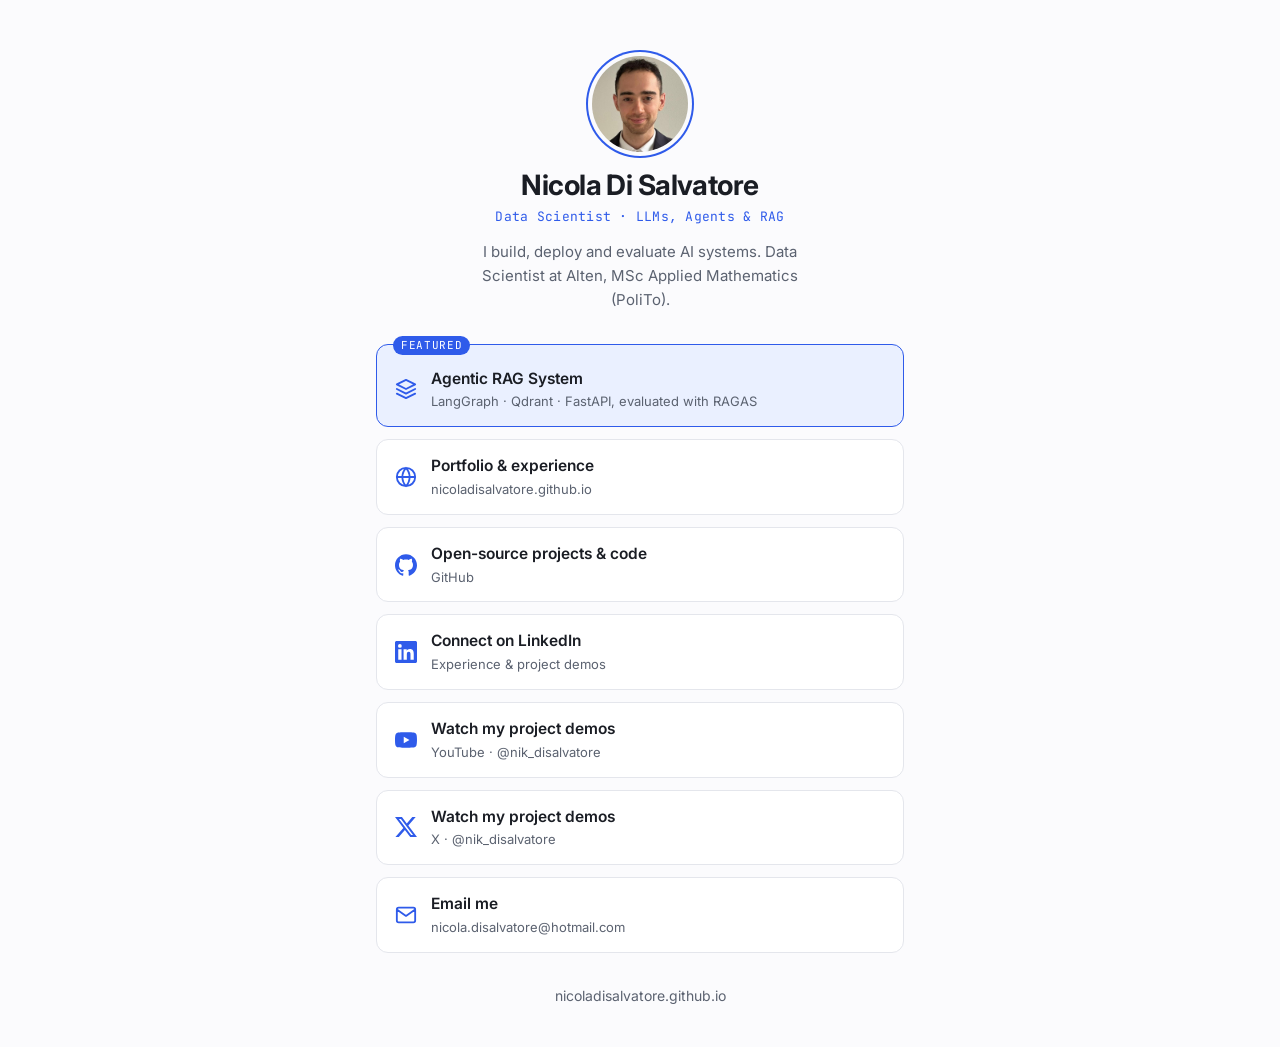
<file: links/index.html>
<!doctype html>
<html lang="en">
<head>
  <meta charset="utf-8">
  <meta name="viewport" content="width=device-width, initial-scale=1">
  <title>Nicola Di Salvatore · Links</title>
  <meta name="description" content="Nicola Di Salvatore, Data Scientist: portfolio, GitHub, LinkedIn, YouTube and X in one place.">
  <meta property="og:title" content="Nicola Di Salvatore · Data Scientist">
  <meta property="og:description" content="LLMs, agents & RAG. Portfolio, code, project demos and contact in one place.">
  <meta property="og:type" content="profile">
  <meta property="og:url" content="https://nicoladisalvatore.github.io/links/">
  <meta property="og:image" content="https://nicoladisalvatore.github.io/assets/avatar.jpg">
  <meta name="twitter:card" content="summary">
  <meta name="twitter:site" content="@nik_disalvatore">
  <link rel="canonical" href="https://nicoladisalvatore.github.io/links/">
  <link rel="icon" href="data:image/svg+xml,<svg xmlns='http://www.w3.org/2000/svg' viewBox='0 0 64 64'><rect width='64' height='64' rx='14' fill='%232f5bea'/><text x='17' y='55%25' dominant-baseline='middle' text-anchor='middle' font-family='Georgia,serif' font-size='30' font-weight='700' fill='%23ffffff'>N</text><text x='33' y='55%25' dominant-baseline='middle' text-anchor='middle' font-family='Georgia,serif' font-size='30' font-weight='700' fill='%23fbbf24'>D</text><text x='48' y='55%25' dominant-baseline='middle' text-anchor='middle' font-family='Georgia,serif' font-size='30' font-weight='700' fill='%23ffffff'>S</text></svg>">
  <link rel="preconnect" href="https://fonts.googleapis.com">
  <link rel="preconnect" href="https://fonts.gstatic.com" crossorigin>
  <link href="https://fonts.googleapis.com/css2?family=Inter:wght@400;500;600;700&family=JetBrains+Mono:wght@500&display=swap" rel="stylesheet">
  <link rel="stylesheet" href="../style.css">
</head>
<body class="links-page">
  <main class="lt">
    <header class="lt-head">
      <img class="avatar" src="../assets/avatar.jpg" alt="Portrait of Nicola Di Salvatore" width="96" height="96">
      <h1>Nicola Di Salvatore</h1>
      <p class="eyebrow">Data Scientist · LLMs, Agents &amp; RAG</p>
      <p class="lt-bio">I build, deploy and evaluate AI systems. Data Scientist at Alten, MSc Applied Mathematics (PoliTo).</p>
    </header>

    <nav class="lt-list" aria-label="Links">
      <a class="lt-link featured" href="https://github.com/NicolaDiSalvatore/agentic-RAG-system" target="_blank" rel="noopener">
        <span class="lt-tag">Featured</span>
        <svg viewBox="0 0 24 24" aria-hidden="true"><path fill="none" stroke="currentColor" stroke-width="2" stroke-linecap="round" stroke-linejoin="round" d="M12 2 2 7l10 5 10-5-10-5ZM2 17l10 5 10-5M2 12l10 5 10-5"/></svg>
        <span class="lt-text"><strong>Agentic RAG System</strong><small>LangGraph · Qdrant · FastAPI, evaluated with RAGAS</small></span>
      </a>

      <a class="lt-link" href="../">
        <svg viewBox="0 0 24 24" aria-hidden="true"><path fill="none" stroke="currentColor" stroke-width="2" stroke-linecap="round" stroke-linejoin="round" d="M12 22a10 10 0 1 0 0-20 10 10 0 0 0 0 20ZM2 12h20M12 2a15.3 15.3 0 0 1 4 10 15.3 15.3 0 0 1-4 10 15.3 15.3 0 0 1-4-10 15.3 15.3 0 0 1 4-10Z"/></svg>
        <span class="lt-text"><strong>Portfolio &amp; experience</strong><small>nicoladisalvatore.github.io</small></span>
      </a>

      <a class="lt-link" href="https://github.com/NicolaDiSalvatore" target="_blank" rel="noopener">
        <svg viewBox="0 0 24 24" aria-hidden="true"><path fill="currentColor" d="M12 .297c-6.63 0-12 5.373-12 12 0 5.303 3.438 9.8 8.205 11.385.6.113.82-.258.82-.577 0-.285-.01-1.04-.015-2.04-3.338.724-4.042-1.61-4.042-1.61C4.422 18.07 3.633 17.7 3.633 17.7c-1.087-.744.084-.729.084-.729 1.205.084 1.838 1.236 1.838 1.236 1.07 1.835 2.809 1.305 3.495.998.108-.776.417-1.305.76-1.605-2.665-.3-5.466-1.332-5.466-5.93 0-1.31.465-2.38 1.235-3.22-.135-.303-.54-1.523.105-3.176 0 0 1.005-.322 3.3 1.23.96-.267 1.98-.399 3-.405 1.02.006 2.04.138 3 .405 2.28-1.552 3.285-1.23 3.285-1.23.645 1.653.24 2.873.12 3.176.765.84 1.23 1.91 1.23 3.22 0 4.61-2.805 5.625-5.475 5.92.42.36.81 1.096.81 2.22 0 1.606-.015 2.896-.015 3.286 0 .315.21.69.825.57C20.565 22.092 24 17.592 24 12.297c0-6.627-5.373-12-12-12"/></svg>
        <span class="lt-text"><strong>Open-source projects &amp; code</strong><small>GitHub</small></span>
      </a>

      <a class="lt-link" href="https://www.linkedin.com/in/nicola-di-salvatore/" target="_blank" rel="noopener">
        <svg viewBox="0 0 24 24" aria-hidden="true"><path fill="currentColor" d="M20.447 20.452h-3.554v-5.569c0-1.328-.027-3.037-1.852-3.037-1.853 0-2.136 1.445-2.136 2.939v5.667H9.351V9h3.414v1.561h.046c.477-.9 1.637-1.85 3.37-1.85 3.601 0 4.267 2.37 4.267 5.455v6.286ZM5.337 7.433a2.062 2.062 0 1 1 0-4.125 2.062 2.062 0 0 1 0 4.125ZM7.119 20.452H3.555V9h3.564v11.452ZM22.225 0H1.771C.792 0 0 .774 0 1.729v20.542C0 23.227.792 24 1.771 24h20.451C23.2 24 24 23.227 24 22.271V1.729C24 .774 23.2 0 22.222 0h.003Z"/></svg>
        <span class="lt-text"><strong>Connect on LinkedIn</strong><small>Experience &amp; project demos</small></span>
      </a>

      <a class="lt-link" href="https://www.youtube.com/@nik_disalvatore" target="_blank" rel="noopener">
        <svg viewBox="0 0 24 24" aria-hidden="true"><path fill="currentColor" d="M23.498 6.186a3.016 3.016 0 0 0-2.122-2.136C19.505 3.545 12 3.545 12 3.545s-7.505 0-9.377.505A3.017 3.017 0 0 0 .502 6.186C0 8.07 0 12 0 12s0 3.93.502 5.814a3.016 3.016 0 0 0 2.122 2.136c1.871.505 9.376.505 9.376.505s7.505 0 9.377-.505a3.015 3.015 0 0 0 2.122-2.136C24 15.93 24 12 24 12s0-3.93-.502-5.814ZM9.545 15.568V8.432L15.818 12l-6.273 3.568Z"/></svg>
        <span class="lt-text"><strong>Watch my project demos</strong><small>YouTube · @nik_disalvatore</small></span>
      </a>

      <a class="lt-link" href="https://x.com/nik_disalvatore" target="_blank" rel="noopener">
        <svg viewBox="0 0 24 24" aria-hidden="true"><path fill="currentColor" d="M18.901 1.153h3.68l-8.04 9.19L24 22.846h-7.406l-5.8-7.584-6.638 7.584H.474l8.6-9.83L0 1.154h7.594l5.243 6.932ZM17.61 20.644h2.039L6.486 3.24H4.298Z"/></svg>
        <span class="lt-text"><strong>Watch my project demos</strong><small>X · @nik_disalvatore</small></span>
      </a>

      <a class="lt-link" href="mailto:nicola.disalvatore@hotmail.com">
        <svg viewBox="0 0 24 24" aria-hidden="true"><path fill="none" stroke="currentColor" stroke-width="2" stroke-linecap="round" stroke-linejoin="round" d="M4 4h16a2 2 0 0 1 2 2v12a2 2 0 0 1-2 2H4a2 2 0 0 1-2-2V6a2 2 0 0 1 2-2Zm18 2-10 7L2 6"/></svg>
        <span class="lt-text"><strong>Email me</strong><small>nicola.disalvatore@hotmail.com</small></span>
      </a>
    </nav>

    <footer class="lt-foot">
      <a href="../">nicoladisalvatore.github.io</a>
    </footer>
  </main>
</body>
</html>
</file>
<file: style.css>
:root {
  --bg: #fbfbfd;
  --surface: #ffffff;
  --text: #1a1d24;
  --muted: #5b6270;
  --border: #e4e6ec;
  --accent: #2f5bea;
  --accent-soft: #eaf0ff;
  --radius: 12px;
  color-scheme: light;
}

@media (prefers-color-scheme: dark) {
  :root {
    --bg: #0f1115;
    --surface: #171a21;
    --text: #e8eaf0;
    --muted: #9aa1b0;
    --border: #262a34;
    --accent: #7c9cff;
    --accent-soft: #1d2540;
    color-scheme: dark;
  }
}

* { box-sizing: border-box; }

html { scroll-behavior: smooth; scroll-padding-top: 72px; }

body {
  margin: 0;
  background: var(--bg);
  color: var(--text);
  font-family: Inter, system-ui, -apple-system, "Segoe UI", Roboto, sans-serif;
  font-size: 16px;
  line-height: 1.6;
  -webkit-font-smoothing: antialiased;
}

a { color: var(--accent); text-decoration: none; }
a:hover { text-decoration: underline; }

.wrap { max-width: 920px; margin: 0 auto; padding: 0 20px; }

/* Header */
.site-header {
  position: sticky; top: 0; z-index: 10;
  background: color-mix(in srgb, var(--bg) 85%, transparent);
  backdrop-filter: blur(8px);
  border-bottom: 1px solid var(--border);
}
.nav { display: flex; align-items: center; justify-content: space-between; height: 60px; gap: 16px; }
.brand { font-weight: 700; color: var(--text); white-space: nowrap; }
.nav-links { display: flex; gap: 20px; list-style: none; margin: 0; padding: 0; }
.nav-links a { color: var(--muted); font-size: 14px; font-weight: 500; }
.nav-links a:hover { color: var(--text); text-decoration: none; }

/* Hero */
.hero { padding: 88px 20px 64px; position: relative; isolation: isolate; }
/* Subtle grid + glow, full-bleed behind the hero */
.hero::before {
  content: ""; position: absolute; z-index: -1; top: 0; bottom: 0;
  left: 50%; width: 100vw; transform: translateX(-50%);
  background:
    radial-gradient(600px 300px at 75% 30%, color-mix(in srgb, var(--accent) 14%, transparent), transparent 70%),
    linear-gradient(var(--border) 1px, transparent 1px) 0 0 / 40px 40px,
    linear-gradient(90deg, var(--border) 1px, transparent 1px) 0 0 / 40px 40px;
  -webkit-mask-image: radial-gradient(ellipse 80% 90% at 50% 40%, #000 30%, transparent 75%);
          mask-image: radial-gradient(ellipse 80% 90% at 50% 40%, #000 30%, transparent 75%);
  opacity: .7;
}
body { overflow-x: clip; }
.sublead { margin: 0 0 28px; color: var(--muted); font-size: 15px; }
.hero-photo {
  float: right; width: 132px; height: 132px; margin: 0 0 16px 32px; border-radius: 50%;
  object-fit: cover; box-shadow: 0 0 0 4px var(--bg), 0 0 0 6px var(--accent);
}
.eyebrow {
  font-family: "JetBrains Mono", ui-monospace, monospace;
  font-size: 13px; color: var(--accent); margin: 0 0 12px; letter-spacing: .02em;
}
h1 { font-size: clamp(36px, 6vw, 56px); line-height: 1.1; margin: 0 0 20px; letter-spacing: -0.02em; }
.lead { font-size: clamp(19px, 2.4vw, 22px); color: var(--text); max-width: 40ch; margin: 0 0 12px; line-height: 1.45; font-weight: 500; }

.cta { display: flex; flex-wrap: wrap; gap: 10px; }
.btn {
  display: inline-block; padding: 9px 16px; border-radius: 999px;
  border: 1px solid var(--border); background: var(--surface);
  color: var(--text); font-weight: 500; font-size: 14px;
  transition: border-color .15s, transform .15s;
}
.btn:hover { border-color: var(--accent); text-decoration: none; transform: translateY(-1px); }
.btn.primary { background: var(--accent); border-color: var(--accent); color: #fff; }
@media (prefers-color-scheme: dark) { .btn.primary { color: #0f1115; } }

/* Sections */
.section { padding: 48px 20px; border-top: 1px solid var(--border); }
h2 {
  font-size: 13px; text-transform: uppercase; letter-spacing: .12em;
  color: var(--muted); margin: 0 0 28px; font-weight: 600;
}
h3 { font-size: 18px; margin: 0; line-height: 1.35; }

.entry { margin-bottom: 32px; }
.entry:last-child { margin-bottom: 0; }
.entry-head { display: flex; justify-content: space-between; align-items: baseline; gap: 16px; margin-bottom: 8px; }
.org { margin: 2px 0 0; color: var(--muted); font-size: 15px; }
.date { font-family: "JetBrains Mono", ui-monospace, monospace; font-size: 13px; color: var(--muted); white-space: nowrap; }
.entry ul, .card ul { margin: 8px 0 0; padding-left: 20px; }
.entry li, .card li { margin-bottom: 6px; }

/* Metrics */
.metrics { list-style: none; margin: 10px 0 4px; display: flex; flex-wrap: wrap; gap: 8px; }
.entry ul.metrics, .card ul.metrics { padding-left: 0; }
ul.metrics li {
  margin: 0; padding: 4px 12px; border-radius: 8px; font-size: 13.5px; color: var(--muted);
  background: var(--accent-soft); border: 1px solid color-mix(in srgb, var(--accent) 20%, transparent);
}
.metrics strong { font-family: "JetBrains Mono", ui-monospace, monospace; color: var(--accent); font-weight: 600; margin-right: 4px; }

/* Project cards */
.cards { display: grid; gap: 20px; grid-template-columns: repeat(2, minmax(0, 1fr)); }
.card.wide { grid-column: 1 / -1; }
.card {
  display: flex; flex-direction: column; overflow: hidden;
  background: var(--surface); border: 1px solid var(--border);
  border-radius: var(--radius);
  transition: border-color .15s;
}
.card-body { padding: 22px 24px 24px; display: flex; flex-direction: column; flex: 1; }
.card-links { margin-top: auto; padding-top: 12px; display: flex; gap: 20px; flex-wrap: wrap; font-size: 14px; font-weight: 500; }
.media { position: relative; display: block; aspect-ratio: 16 / 9; background: #000; overflow: hidden; border-bottom: 1px solid var(--border); }
.media img { width: 100%; height: 100%; object-fit: cover; display: block; transition: transform .3s, opacity .3s; opacity: .92; }
.media:hover img { transform: scale(1.03); opacity: 1; }
.play {
  position: absolute; inset: 0; margin: auto; width: 56px; height: 56px; border-radius: 50%;
  display: grid; place-items: center; background: rgba(0,0,0,.6); color: #fff;
  backdrop-filter: blur(4px); transition: background .15s, transform .15s;
}
.play svg { width: 26px; height: 26px; margin-left: 3px; }
.media:hover .play, .media:focus-visible .play { background: var(--accent); transform: scale(1.06); }
.card:hover { border-color: color-mix(in srgb, var(--accent) 50%, var(--border)); }
.card h3 a { color: var(--text); }
.stack { font-family: "JetBrains Mono", ui-monospace, monospace; font-size: 12.5px; color: var(--accent); margin: 6px 0 4px; }
.card li { font-size: 15px; }

/* Skills */
.skills { margin: 0; display: grid; gap: 18px; }
.skills > div { display: grid; grid-template-columns: 180px 1fr; gap: 12px; align-items: start; }
.skills dt { font-weight: 600; font-size: 15px; padding-top: 4px; }
.skills dd { margin: 0; display: flex; flex-wrap: wrap; gap: 8px; }
.skills span {
  background: var(--accent-soft); color: var(--text);
  border-radius: 999px; padding: 4px 12px; font-size: 14px;
}

.contact .cta { align-items: center; }
.socials { display: inline-flex; gap: 4px; }
.socials a {
  display: inline-grid; place-items: center; width: 40px; height: 40px;
  border-radius: 999px; color: var(--muted); transition: color .15s, background .15s;
}
.socials a:hover, .socials a:focus-visible { color: var(--accent); background: var(--accent-soft); text-decoration: none; }
.socials svg { width: 20px; height: 20px; }
.contact p { color: var(--muted); max-width: 60ch; margin: 0 0 20px; }

.footer { padding: 32px 20px 48px; color: var(--muted); font-size: 14px; border-top: 1px solid var(--border); }
.footer p { margin: 0; }

/* Link page (/links) */
.links-page { min-height: 100vh; }
.lt { max-width: 560px; margin: 0 auto; padding: 56px 16px 40px; }
.lt-head { text-align: center; margin-bottom: 32px; }
.avatar {
  display: block; width: 96px; height: 96px; margin: 0 auto 18px; border-radius: 50%;
  object-fit: cover; background: var(--accent-soft);
  box-shadow: 0 0 0 4px var(--bg), 0 0 0 6px var(--accent);
}
.lt-head h1 { font-size: 28px; margin: 0 0 6px; }
.lt-head .eyebrow { margin: 0 0 12px; }
.lt-bio { color: var(--muted); margin: 0 auto; max-width: 42ch; font-size: 15px; }
.lt-list { display: grid; gap: 12px; }
.lt-link {
  position: relative; display: flex; align-items: center; gap: 14px;
  padding: 14px 18px; border-radius: var(--radius);
  background: var(--surface); border: 1px solid var(--border); color: var(--text);
  transition: border-color .15s, transform .15s;
}
.lt-link:hover { border-color: var(--accent); transform: translateY(-2px); text-decoration: none; }
.lt-link svg { width: 22px; height: 22px; flex: none; color: var(--accent); }
.lt-text { display: flex; flex-direction: column; min-width: 0; }
.lt-text strong { font-weight: 600; font-size: 15.5px; }
.lt-text small { color: var(--muted); font-size: 13px; overflow-wrap: anywhere; }
.lt-link.featured { border-color: var(--accent); background: var(--accent-soft); padding-top: 22px; }
.lt-tag {
  position: absolute; top: -9px; left: 16px; padding: 1px 8px; border-radius: 999px;
  background: var(--accent); color: #fff;
  font-family: "JetBrains Mono", ui-monospace, monospace; font-size: 11px; text-transform: uppercase; letter-spacing: .06em;
}
@media (prefers-color-scheme: dark) { .lt-tag { color: #0f1115; } }
.lt-foot { text-align: center; margin-top: 32px; font-size: 14px; }
.lt-foot a { color: var(--muted); }

/* Mobile */
@media (max-width: 680px) {
  .nav-links { display: none; }
  .hero { padding: 56px 16px 40px; }
  .hero-photo { float: none; display: block; width: 96px; height: 96px; margin: 0 0 20px; }
  .wrap { padding-left: 16px; padding-right: 16px; }
  .section { padding: 40px 16px; }
  .entry-head { flex-direction: column; gap: 2px; }
  .skills > div { grid-template-columns: 1fr; gap: 8px; }
  .cards { grid-template-columns: 1fr; }
  .card-body { padding: 18px 20px 20px; }
}

@media print {
  .site-header, .cta, .media, .hero::before { display: none; }
  .cards { grid-template-columns: 1fr; }
  .hero-photo { width: 96px; height: 96px; box-shadow: none; }
  body { background: #fff; color: #000; }
  .section { padding: 20px 0; }
}
</file>
